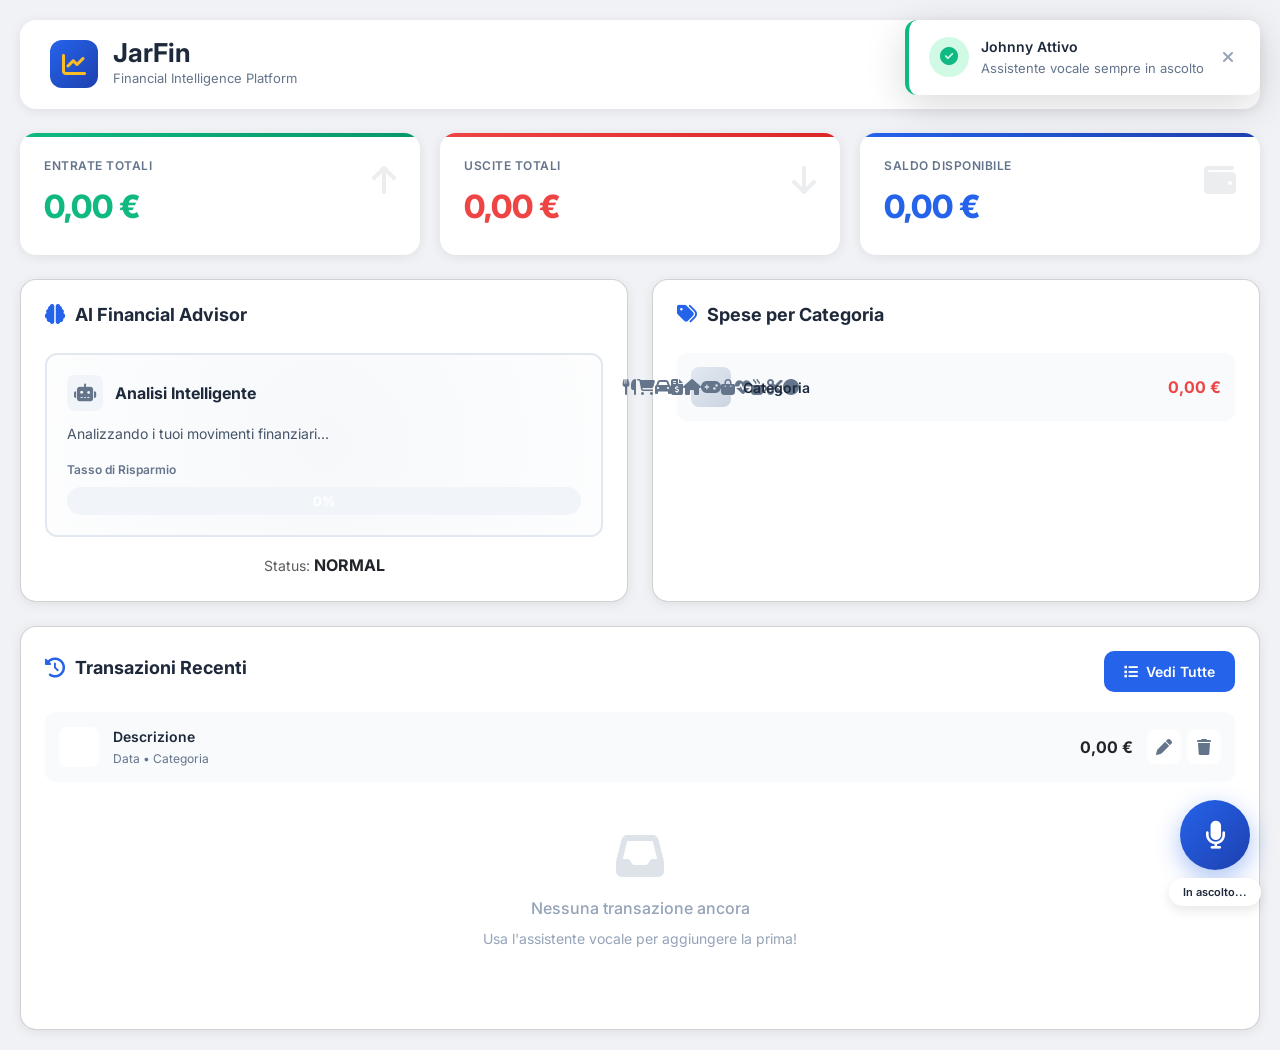
<file: 4_anno/JarFin/Iterazione_3/jarfin-web-ui/src/main/resources/templates/index.html>
<!DOCTYPE html>
<html xmlns:th="http://www.thymeleaf.org">
<head>
    <meta charset="UTF-8">
    <meta name="viewport" content="width=device-width, initial-scale=1.0">
    <title>JarFin - Dashboard Finanziaria</title>
    <link href="https://cdn.jsdelivr.net/npm/bootstrap@5.3.0/dist/css/bootstrap.min.css" rel="stylesheet">
    <link rel="stylesheet" href="https://cdnjs.cloudflare.com/ajax/libs/font-awesome/6.4.2/css/all.min.css">
    <link rel="preconnect" href="https://fonts.googleapis.com">
    <link rel="preconnect" href="https://fonts.gstatic.com" crossorigin>
    <link href="https://fonts.googleapis.com/css2?family=Inter:wght@300;400;500;600;700;800&display=swap" rel="stylesheet">
    <style>
        * {
            margin: 0;
            padding: 0;
            box-sizing: border-box;
        }

        

        body {
            font-family: 'Inter', -apple-system, BlinkMacSystemFont, sans-serif;
            background: #f0f2f5;
            min-height: 100vh;
            padding: 20px;
            color: #1e293b;
        }

        .dashboard-container {
            max-width: 1400px;
            margin: 0 auto;
        }

        .toast-container-custom {
            position: fixed;
            top: 20px;
            right: 20px;
            z-index: 9999;
            display: flex;
            flex-direction: column;
            gap: 12px;
        }

        .toast-custom {
            background: white;
            border-radius: 12px;
            padding: 16px 20px;
            box-shadow: 0 10px 40px rgba(0,0,0,0.15);
            display: flex;
            align-items: center;
            gap: 12px;
            min-width: 320px;
            animation: slideInRight 0.3s ease-out;
            border-left: 4px solid;
        }

        .toast-custom.success {
            border-left-color: #10b981;
        }

        .toast-custom.error {
            border-left-color: #ef4444;
        }

        .toast-custom.info {
            border-left-color: #2563eb;
        }

        .toast-icon {
            width: 40px;
            height: 40px;
            border-radius: 50%;
            display: flex;
            align-items: center;
            justify-content: center;
            font-size: 18px;
            flex-shrink: 0;
        }

        .toast-custom.success .toast-icon {
            background: #d1fae5;
            color: #10b981;
        }

        .toast-custom.error .toast-icon {
            background: #fee2e2;
            color: #ef4444;
        }

        .toast-custom.info .toast-icon {
            background: #dbeafe;
            color: #2563eb;
        }

        .toast-content {
            flex: 1;
        }

        .toast-title {
            font-weight: 600;
            font-size: 14px;
            color: #1e293b;
            margin-bottom: 2px;
        }

        .toast-message {
            font-size: 13px;
            color: #64748b;
        }

        .toast-close {
            width: 24px;
            height: 24px;
            border-radius: 50%;
            background: transparent;
            border: none;
            color: #94a3b8;
            cursor: pointer;
            display: flex;
            align-items: center;
            justify-content: center;
            transition: all 0.2s;
        }

        .toast-close:hover {
            background: #f1f5f9;
            color: #64748b;
        }

        @keyframes slideInRight {
            from {
                opacity: 0;
                transform: translateX(100px);
            }
            to {
                opacity: 1;
                transform: translateX(0);
            }
        }

        @keyframes slideOutRight {
            to {
                opacity: 0;
                transform: translateX(100px);
            }
        }

        .voice-overlay {
            position: fixed;
            top: 0;
            left: 0;
            width: 100%;
            height: 100%;
            background: rgba(0, 0, 0, 0.92);
            backdrop-filter: blur(12px);
            z-index: 9000;
            display: none;
            align-items: center;
            justify-content: center;
            flex-direction: column;
        }

        .voice-overlay.active {
            display: flex;
            animation: fadeIn 0.3s ease-out;
        }

        @keyframes fadeIn {
            from {
                opacity: 0;
            }
            to {
                opacity: 1;
            }
        }

        .audio-waves {
            display: flex;
            align-items: center;
            justify-content: center;
            gap: 4px;
            height: 140px;
            margin-bottom: 50px;
        }

        .wave-line {
            width: 5px;
            background: linear-gradient(to top, #2563eb, #60a5fa);
            border-radius: 4px;
            transition: height 0.1s ease-out;
            box-shadow: 0 0 10px rgba(37, 99, 235, 0.5);
        }

        .wave-line:nth-child(1) { height: 25px; }
        .wave-line:nth-child(2) { height: 40px; }
        .wave-line:nth-child(3) { height: 60px; }
        .wave-line:nth-child(4) { height: 80px; }
        .wave-line:nth-child(5) { height: 100px; }
        .wave-line:nth-child(6) { height: 115px; }
        .wave-line:nth-child(7) { height: 125px; }
        .wave-line:nth-child(8) { height: 115px; }
        .wave-line:nth-child(9) { height: 100px; }
        .wave-line:nth-child(10) { height: 80px; }
        .wave-line:nth-child(11) { height: 60px; }
        .wave-line:nth-child(12) { height: 40px; }
        .wave-line:nth-child(13) { height: 25px; }

        .audio-waves.listening .wave-line {
            animation: waveAnimation 1s ease-in-out infinite;
        }

        .audio-waves.listening .wave-line:nth-child(1) { animation-delay: 0s; }
        .audio-waves.listening .wave-line:nth-child(2) { animation-delay: 0.08s; }
        .audio-waves.listening .wave-line:nth-child(3) { animation-delay: 0.16s; }
        .audio-waves.listening .wave-line:nth-child(4) { animation-delay: 0.24s; }
        .audio-waves.listening .wave-line:nth-child(5) { animation-delay: 0.32s; }
        .audio-waves.listening .wave-line:nth-child(6) { animation-delay: 0.4s; }
        .audio-waves.listening .wave-line:nth-child(7) { animation-delay: 0.48s; }
        .audio-waves.listening .wave-line:nth-child(8) { animation-delay: 0.4s; }
        .audio-waves.listening .wave-line:nth-child(9) { animation-delay: 0.32s; }
        .audio-waves.listening .wave-line:nth-child(10) { animation-delay: 0.24s; }
        .audio-waves.listening .wave-line:nth-child(11) { animation-delay: 0.16s; }
        .audio-waves.listening .wave-line:nth-child(12) { animation-delay: 0.08s; }
        .audio-waves.listening .wave-line:nth-child(13) { animation-delay: 0s; }

        @keyframes waveAnimation {
            0%, 100% {
                height: 20px;
                opacity: 0.5;
                transform: scaleY(0.8);
            }
            50% {
                height: 130px;
                opacity: 1;
                transform: scaleY(1);
            }
        }

        .voice-overlay-text {
            color: white;
            font-size: 28px;
            font-weight: 600;
            margin-bottom: 20px;
            text-align: center;
        }

        .voice-overlay-transcript {
            color: rgba(255, 255, 255, 0.9);
            font-size: 20px;
            font-weight: 500;
            max-width: 700px;
            text-align: center;
            min-height: 70px;
            display: flex;
            align-items: center;
            justify-content: center;
            padding: 0 20px;
            line-height: 1.5;
        }

        .voice-overlay-hint {
            color: rgba(255, 255, 255, 0.6);
            font-size: 14px;
            margin-top: 30px;
            text-align: center;
        }

        .voice-overlay-close {
            position: absolute;
            top: 30px;
            right: 30px;
            width: 50px;
            height: 50px;
            border-radius: 50%;
            background: rgba(255, 255, 255, 0.1);
            border: 2px solid rgba(255, 255, 255, 0.3);
            color: white;
            font-size: 22px;
            cursor: pointer;
            display: flex;
            align-items: center;
            justify-content: center;
            transition: all 0.2s;
        }

        .voice-overlay-close:hover {
            background: rgba(255, 255, 255, 0.2);
            transform: scale(1.1);
        }

        .dashboard-header {
            background: white;
            border-radius: 16px;
            padding: 20px 30px;
            box-shadow: 0 2px 12px rgba(0,0,0,0.08);
            margin-bottom: 24px;
            display: flex;
            justify-content: space-between;
            align-items: center;
        }

        .logo-section {
            display: flex;
            align-items: center;
            gap: 15px;
        }

        .logo-icon {
            width: 48px;
            height: 48px;
            background: linear-gradient(135deg, #2563eb, #1e40af);
            border-radius: 12px;
            display: flex;
            align-items: center;
            justify-content: center;
            color: #fbbf24;
            font-size: 24px;
            font-weight: 700;
        }

        .logo-text h1 {
            font-size: 26px;
            font-weight: 700;
            color: #1e293b;
            margin: 0;
            line-height: 1;
        }

        .logo-text p {
            font-size: 13px;
            color: #64748b;
            margin: 3px 0 0 0;
        }

        .header-actions {
            display: flex;
            gap: 10px;
        }

        .btn-icon {
            width: 44px;
            height: 44px;
            border-radius: 10px;
            border: 2px solid #e2e8f0;
            background: white;
            display: flex;
            align-items: center;
            justify-content: center;
            cursor: pointer;
            transition: all 0.2s;
            color: #64748b;
            text-decoration: none;
            font-size: 18px;
        }
        
        .btn-icon i {
            font-size: 18px;
            line-height: 1;
        }

        .btn-icon:hover {
            background: #f8fafc;
            border-color: #2563eb;
            color: #2563eb;
            transform: translateY(-2px);
        }

        .balance-cards {
            display: grid;
            grid-template-columns: repeat(auto-fit, minmax(280px, 1fr));
            gap: 20px;
            margin-bottom: 24px;
        }

        .balance-card {
            background: white;
            border-radius: 16px;
            padding: 24px;
            box-shadow: 0 2px 12px rgba(0,0,0,0.08);
            position: relative;
            overflow: hidden;
            transition: transform 0.2s;
        }

        .balance-card:hover {
            transform: translateY(-4px);
            box-shadow: 0 4px 20px rgba(0,0,0,0.12);
        }

        .balance-card::before {
            content: '';
            position: absolute;
            top: 0;
            left: 0;
            width: 100%;
            height: 4px;
        }

        .balance-card.income::before {
            background: linear-gradient(90deg, #10b981, #059669);
        }

        .balance-card.expense::before {
            background: linear-gradient(90deg, #ef4444, #dc2626);
        }

        .balance-card.total::before {
            background: linear-gradient(90deg, #2563eb, #1e40af);
        }

        .balance-label {
            font-size: 12px;
            font-weight: 600;
            text-transform: uppercase;
            letter-spacing: 0.5px;
            color: #64748b;
            margin-bottom: 8px;
        }

        .balance-amount {
            font-size: 32px;
            font-weight: 800;
            margin-bottom: 0;
        }

        .balance-card.income .balance-amount {
            color: #10b981;
        }

        .balance-card.expense .balance-amount {
            color: #ef4444;
        }

        .balance-card.total .balance-amount {
            color: #2563eb;
        }

        .balance-icon {
            position: absolute;
            right: 24px;
            top: 24px;
            font-size: 32px;
            opacity: 0.08;
        }

        .content-grid {
            display: grid;
            grid-template-columns: 1fr 1fr;
            gap: 24px;
            margin-bottom: 24px;
        }

        .card {
            background: white;
            border-radius: 16px;
            padding: 24px;
            box-shadow: 0 2px 12px rgba(0,0,0,0.08);
        }

        .card-header-custom {
            display: flex;
            justify-content: space-between;
            align-items: center;
            margin-bottom: 20px;
        }

        .card-title {
            font-size: 18px;
            font-weight: 700;
            color: #1e293b;
            display: flex;
            align-items: center;
            gap: 10px;
        }

        .card-title i {
            color: #2563eb;
            font-size: 20px;
        }

        .ai-advice-box {
            background: white;
            border: 2px solid #e2e8f0;
            border-radius: 12px;
            padding: 20px;
            position: relative;
            overflow: hidden;
        }

        .ai-advice-box::before {
            content: '';
            position: absolute;
            top: -50%;
            right: -50%;
            width: 200%;
            height: 200%;
            background: radial-gradient(circle, rgba(226, 232, 240, 0.3) 0%, transparent 70%);
            pointer-events: none;
        }

        .ai-advice-header {
            display: flex;
            align-items: center;
            gap: 12px;
            margin-bottom: 12px;
            position: relative;
        }

        .ai-icon {
            width: 36px;
            height: 36px;
            background: #f1f5f9;
            border-radius: 8px;
            display: flex;
            align-items: center;
            justify-content: center;
            font-size: 18px;
            color: #64748b;
        }

        .ai-advice-header strong {
            color: #1e293b;
        }

        .ai-advice-text {
            font-size: 14px;
            line-height: 1.6;
            position: relative;
            color: #475569;
        }

        .savings-section {
            margin-top: 16px;
            position: relative;
        }

        .savings-label {
            font-size: 12px;
            font-weight: 600;
            margin-bottom: 8px;
            color: #64748b;
        }

        .savings-bar {
            background: #f1f5f9;
            border-radius: 50px;
            height: 28px;
            overflow: hidden;
            position: relative;
        }

        .savings-fill {
            height: 100%;
            border-radius: 50px;
            display: flex;
            align-items: center;
            justify-content: center;
            font-weight: 700;
            font-size: 13px;
            transition: width 0.5s;
            color: white;
        }

        .category-list {
            display: flex;
            flex-direction: column;
            gap: 12px;
        }

        .category-item {
            display: flex;
            align-items: center;
            justify-content: space-between;
            padding: 14px;
            background: #f8fafc;
            border-radius: 10px;
            transition: all 0.2s;
        }

        .category-item:hover {
            background: #e2e8f0;
            transform: translateX(4px);
        }

        .category-info {
            display: flex;
            align-items: center;
            gap: 12px;
        }

        .category-icon-box {
            width: 40px;
            height: 40px;
            border-radius: 8px;
            display: flex;
            align-items: center;
            justify-content: center;
            font-size: 16px;
            
            background: linear-gradient(135deg, #e2e8f0, #cbd5e1);
            color: #64748b;
        }

        .category-name {
            font-weight: 600;
            color: #1e293b;
            font-size: 14px;
        }

        .category-amount {
            font-size: 16px;
            font-weight: 700;
            color: #ef4444;
        }

        .transactions-section {
            grid-column: 1 / -1;
        }

        .transactions-list {
            display: flex;
            flex-direction: column;
            gap: 10px;
            max-height: 420px;
            overflow-y: auto;
        }

        .transaction-item {
            display: grid;
            grid-template-columns: auto 1fr auto auto;
            gap: 14px;
            align-items: center;
            padding: 14px;
            background: #f8fafc;
            border-radius: 10px;
            transition: all 0.2s;
        }

        .transaction-item:hover {
            background: #e2e8f0;
            transform: translateX(4px);
        }

        .transaction-icon {
            width: 40px;
            height: 40px;
            border-radius: 8px;
            display: flex;
            align-items: center;
            justify-content: center;
            font-size: 16px;
            background: white;
        }

        .transaction-icon.income {
            color: #10b981;
        }

        .transaction-icon.expense {
            color: #ef4444;
        }

        .transaction-details {
            display: flex;
            flex-direction: column;
        }

        .transaction-desc {
            font-weight: 600;
            color: #1e293b;
            margin-bottom: 3px;
            font-size: 14px;
        }

        .transaction-meta {
            font-size: 12px;
            color: #64748b;
        }

        .transaction-amount {
            font-size: 16px;
            font-weight: 700;
        }

        .transaction-amount.income {
            color: #10b981;
        }

        .transaction-amount.expense {
            color: #ef4444;
        }

        .transaction-actions {
            display: flex;
            gap: 6px;
        }

        .action-btn {
            width: 34px;
            height: 34px;
            border-radius: 8px;
            border: none;
            background: white;
            display: flex;
            align-items: center;
            justify-content: center;
            cursor: pointer;
            transition: all 0.2s;
            color: #64748b;
        }

        .action-btn:hover {
            transform: scale(1.08);
        }

        .action-btn.edit:hover {
            background: #2563eb;
            color: white;
        }

        .action-btn.delete:hover {
            background: #ef4444;
            color: white;
        }

        .voice-assistant {
            position: fixed;
            bottom: 30px;
            right: 30px;
            z-index: 1000;
        }

        .voice-button {
            width: 70px;
            height: 70px;
            border-radius: 50%;
            background: linear-gradient(135deg, #2563eb, #1e40af);
            border: none;
            box-shadow: 0 8px 24px rgba(37, 99, 235, 0.4);
            color: white;
            font-size: 28px;
            cursor: default;
            transition: all 0.2s;
            position: relative;
            pointer-events: none;
        }

        .voice-button.listening {
            background: linear-gradient(135deg, #10b981, #059669);
            animation: pulse-ring 1.5s infinite;
        }

        @keyframes pulse-ring {
            0% {
                box-shadow: 0 0 0 0 rgba(16, 185, 129, 0.7);
            }
            70% {
                box-shadow: 0 0 0 20px rgba(16, 185, 129, 0);
            }
            100% {
                box-shadow: 0 0 0 0 rgba(16, 185, 129, 0);
            }
        }

        .voice-status {
            position: absolute;
            bottom: -36px;
            left: 50%;
            transform: translateX(-50%);
            background: white;
            padding: 6px 14px;
            border-radius: 20px;
            font-size: 11px;
            font-weight: 600;
            white-space: nowrap;
            box-shadow: 0 4px 12px rgba(0,0,0,0.1);
            color: #1e293b;
        }

        .reports-button {
            background: #2563eb;
            color: white;
            border: none;
            padding: 10px 20px;
            border-radius: 10px;
            font-weight: 600;
            cursor: pointer;
            transition: all 0.2s;
            display: flex;
            align-items: center;
            gap: 8px;
            font-size: 14px;
            text-decoration: none;
        }

        .reports-button:hover {
            transform: translateY(-2px);
            box-shadow: 0 8px 20px rgba(89, 88, 100, 0.3);
            color: white;
        }

        .modal-content {
            border-radius: 16px;
            border: none;
            box-shadow: 0 20px 60px rgba(0,0,0,0.3);
        }

        .modal-header {
            border-bottom: 2px solid #e2e8f0;
            padding: 20px 24px;
            border-radius: 16px 16px 0 0;
        }

        .modal-body {
            padding: 24px;
        }

        .form-control, .form-select {
            border-radius: 10px;
            border: 2px solid #e2e8f0;
            padding: 10px 14px;
            font-size: 14px;
            transition: all 0.2s;
        }

        .form-control:focus, .form-select:focus {
            border-color: #2563eb;
            box-shadow: 0 0 0 4px rgba(37, 99, 235, 0.1);
        }

        .form-label {
            font-weight: 600;
            color: #1e293b;
            margin-bottom: 6px;
            font-size: 13px;
        }

        .btn-custom {
            padding: 10px 20px;
            border-radius: 10px;
            font-weight: 600;
            border: none;
            transition: all 0.2s;
            font-size: 14px;
        }

        .btn-primary-custom {
            background: linear-gradient(135deg, #2563eb, #1e40af);
            color: white;
        }

        .btn-primary-custom:hover {
            transform: translateY(-2px);
            box-shadow: 0 8px 20px rgba(37, 99, 235, 0.3);
        }

        .btn-light-custom {
            background: #f8fafc;
            color: #1e293b;
        }

        .btn-light-custom:hover {
            background: #e2e8f0;
        }

        .modal-header.bg-danger {
            background: linear-gradient(135deg, #ef4444, #dc2626) !important;
        }

        .period-btn {
            width: 100%;
            padding: 15px;
            border: 2px solid #e2e8f0;
            background: white;
            border-radius: 12px;
            font-weight: 600;
            color: #1e293b;
            cursor: pointer;
            transition: all 0.2s;
            display: flex;
            align-items: center;
            gap: 12px;
            font-size: 15px;
        }

        .period-btn:hover {
            background: #f8fafc;
            border-color: #2563eb;
            color: #2563eb;
            transform: translateX(4px);
        }

        .period-btn i {
            font-size: 18px;
        }

        .date-range-inputs {
            display: none;
            margin-top: 15px;
            padding: 20px;
            background: #f8fafc;
            border-radius: 12px;
        }

        .date-range-inputs.active {
            display: block;
        }

        ::-webkit-scrollbar {
            width: 8px;
        }

        ::-webkit-scrollbar-track {
            background: #f8fafc;
            border-radius: 10px;
        }

        ::-webkit-scrollbar-thumb {
            background: #cbd5e1;
            border-radius: 10px;
        }

        ::-webkit-scrollbar-thumb:hover {
            background: #94a3b8;
        }

        @media (max-width: 1024px) {
            .content-grid {
                grid-template-columns: 1fr;
            }
        }

        @media (max-width: 768px) {
            body {
                padding: 12px;
            }
            
            .dashboard-header {
                flex-direction: column;
                gap: 16px;
            }

            .balance-cards {
                grid-template-columns: 1fr;
            }

            .voice-assistant {
                bottom: 20px;
                right: 20px;
            }

            .voice-button {
                width: 60px;
                height: 60px;
                font-size: 24px;
            }

            .toast-container-custom {
                left: 12px;
                right: 12px;
            }

            .toast-custom {
                min-width: auto;
            }

            .voice-overlay-text {
                font-size: 22px;
            }

            .voice-overlay-transcript {
                font-size: 18px;
                max-width: 90%;
            }

            .audio-waves {
                height: 100px;
            }

            .wave-line {
                width: 4px;
            }
        }

        #alertLevel.text-success {
            color: #10b981 !important;
        }

        #alertLevel.text-warning {
            color: #f59e0b !important;
        }

        #alertLevel.text-danger {
            color: #ef4444 !important;
        }

        #alertLevel.text-secondary {
            color: #6b7280 !important;
        }
    </style>
</head>
<body>
    
    <div class="toast-container-custom" id="toastContainer"></div>

    <div class="voice-overlay" id="voiceOverlay">
        <button class="voice-overlay-close" onclick="closeOverlay()">
            <i class="fa-solid fa-xmark"></i>
        </button>
        
        <div class="voice-overlay-text" id="overlayTitle">Ti ascolto...</div>
        
        <div class="audio-waves listening" id="audioWaves">
            <div class="wave-line"></div>
            <div class="wave-line"></div>
            <div class="wave-line"></div>
            <div class="wave-line"></div>
            <div class="wave-line"></div>
            <div class="wave-line"></div>
            <div class="wave-line"></div>
            <div class="wave-line"></div>
            <div class="wave-line"></div>
            <div class="wave-line"></div>
            <div class="wave-line"></div>
            <div class="wave-line"></div>
            <div class="wave-line"></div>
        </div>
        
        <div class="voice-overlay-transcript" id="overlayTranscript" style="display: none;">
            Sto ascoltando...
        </div>
        
        <div class="voice-overlay-hint">
            Dì "stop", "basta" o "grazie" per terminare
        </div>
    </div>

    <div class="dashboard-container">
        
        <div class="dashboard-header">
            <div class="logo-section">
                <div class="logo-icon">
                    <i class="fa-solid fa-chart-line"></i>
                </div>
                <div class="logo-text">
                    <h1>JarFin</h1>
                    <p>Financial Intelligence Platform</p>
                </div>
            </div>
            <div class="header-actions">
                <button class="btn-icon" onclick="showReportsModal()" title="Report Mensili">
                    <i class="fa-solid fa-chart-line"></i>
                </button>
            </div>
        </div>

        <div class="balance-cards">
            <div class="balance-card income">
                <div class="balance-label">Entrate Totali</div>
                <div class="balance-amount" id="totalIncome" th:text="${#numbers.formatDecimal(report.totalIncome, 1, 'POINT', 2, 'COMMA')} + ' €'">0,00 €</div>
                <div class="balance-icon">
                    <i class="fa-solid fa-arrow-up"></i>
                </div>
            </div>
            <div class="balance-card expense">
                <div class="balance-label">Uscite Totali</div>
                <div class="balance-amount" id="totalExpense" th:text="${#numbers.formatDecimal(report.totalExpense, 1, 'POINT', 2, 'COMMA')} + ' €'">0,00 €</div>
                <div class="balance-icon">
                    <i class="fa-solid fa-arrow-down"></i>
                </div>
            </div>
            <div class="balance-card total">
                <div class="balance-label">Saldo Disponibile</div>
                <div class="balance-amount" id="balance" th:text="${#numbers.formatDecimal(report.balance, 1, 'POINT', 2, 'COMMA')} + ' €'">0,00 €</div>
                <div class="balance-icon">
                    <i class="fa-solid fa-wallet"></i>
                </div>
            </div>
        </div>

        <div class="content-grid">
            
            <div class="card">
                <div class="card-header-custom">
                    <h3 class="card-title">
                        <i class="fa-solid fa-brain"></i>
                        AI Financial Advisor
                    </h3>
                </div>
                <div class="ai-advice-box">
                    <div class="ai-advice-header">
                        <div class="ai-icon">
                            <i class="fa-solid fa-robot"></i>
                        </div>
                        <div>
                            <strong>Analisi Intelligente</strong>
                        </div>
                    </div>
                    <p class="ai-advice-text" id="adviceText" th:text="${report.financialAdvice}">
                        Analizzando i tuoi movimenti finanziari...
                    </p>
                    <div class="savings-section">
                        <div class="savings-label">Tasso di Risparmio</div>
                        <div class="savings-bar">
                            <div class="savings-fill" id="savingsBar" 
                                 th:classappend="${report.savingsRate < 0} ? 'bg-danger' : (${report.savingsRate < 20} ? 'bg-warning' : 'bg-success')"
                                 th:style="'width: ' + ${report.savingsRate < 0 ? 100 : report.savingsRate} + '%'"
                                 th:text="${#numbers.formatDecimal(report.savingsRate, 1, 'POINT', 1, 'COMMA')} + '%'">
                                0%
                            </div>
                        </div>
                    </div>
                </div>
                <div class="mt-3 text-center">
                    <small class="text-muted">Status: </small><strong id="alertLevel" 
                        class="fw-bold"
                        th:text="${report.alertLevel}"
                        th:classappend="${report.alertLevel == 'GREEN'} ? 'text-success' : (${report.alertLevel == 'YELLOW'} ? 'text-warning' : (${report.alertLevel == 'RED'} ? 'text-danger' : 'text-secondary'))">NORMAL</strong>
                </div>
            </div>

            <div class="card">
                <div class="card-header-custom">
                    <h3 class="card-title">
                        <i class="fa-solid fa-tags"></i>
                        Spese per Categoria
                    </h3>
                </div>
                <div class="category-list" id="categoryTimeline">
                    <div th:each="entry : ${report.expenseByCategory}" class="category-item">
                        <div class="category-info">
                            <div class="category-icon-box" 
                                 th:classappend="${entry.key == 'Ristorante' ? 'cat-restaurant' : 
                                                   entry.key == 'Supermercato' ? 'cat-supermarket' : 
                                                   entry.key == 'Trasporti' ? 'cat-transport' : 
                                                   entry.key == 'Bollette' ? 'cat-bills' : 
                                                   entry.key == 'Casa' ? 'cat-home' : 
                                                   entry.key == 'Svago' ? 'cat-entertainment' : 
                                                   entry.key == 'Shopping' ? 'cat-shopping' : 
                                                   entry.key == 'Salute' or entry.key == 'Salute/Sport' ? 'cat-health' : 
                                                   entry.key == 'Bar/Colazione' ? 'cat-coffee' : 
                                                   entry.key == 'Cura Personale' ? 'cat-personal-care' : 
                                                   'cat-other'}">
                                
                                <i th:if="${entry.key == 'Ristorante'}" class="fa-solid fa-utensils"></i>
                                
                                <i th:if="${entry.key == 'Supermercato'}" class="fa-solid fa-cart-shopping"></i>
                                
                                <i th:if="${entry.key == 'Trasporti'}" class="fa-solid fa-car"></i>
                                
                                <i th:if="${entry.key == 'Bollette'}" class="fa-solid fa-file-invoice-dollar"></i>
                                
                                <i th:if="${entry.key == 'Casa'}" class="fa-solid fa-house"></i>
                                
                                <i th:if="${entry.key == 'Svago'}" class="fa-solid fa-gamepad"></i>
                                
                                <i th:if="${entry.key == 'Shopping'}" class="fa-solid fa-bag-shopping"></i>
                                
                                <i th:if="${entry.key == 'Salute' or entry.key == 'Salute/Sport'}" class="fa-solid fa-heart-pulse"></i>
                                
                                <i th:if="${entry.key == 'Bar/Colazione'}" class="fa-solid fa-mug-hot"></i>
                                
                                <i th:if="${entry.key == 'Cura Personale'}" class="fa-solid fa-scissors"></i>
                                
                                <i th:if="${entry.key != 'Ristorante' and entry.key != 'Supermercato' and entry.key != 'Trasporti' and 
                                           entry.key != 'Bollette' and entry.key != 'Casa' and entry.key != 'Svago' and 
                                           entry.key != 'Shopping' and entry.key != 'Salute' and entry.key != 'Salute/Sport' and 
                                           entry.key != 'Bar/Colazione' and entry.key != 'Cura Personale'}" 
                                   class="fa-solid fa-circle"></i>
                            </div>
                            <span class="category-name" th:text="${entry.key}">Categoria</span>
                        </div>
                        <span class="category-amount" th:text="${#numbers.formatDecimal(entry.value, 1, 'POINT', 2, 'COMMA')} + ' €'">0,00 €</span>
                    </div>
                </div>
            </div>
        </div>

        <div class="card transactions-section">
            <div class="card-header-custom">
                <h3 class="card-title">
                    <i class="fa-solid fa-clock-rotate-left"></i>
                    Transazioni Recenti
                </h3>
                <a href="/transactions" class="reports-button">
                    <i class="fa-solid fa-list"></i>
                    Vedi Tutte
                </a>
            </div>
            <div class="transactions-list">
                
                <div th:each="t, iterStat : ${transactions}" th:if="${iterStat.index < 5}" class="transaction-item">
                    <div class="transaction-icon" th:classappend="${t.type == 'INCOME'} ? 'income' : 'expense'">
                        <i th:class="${t.type == 'INCOME'} ? 'fa-solid fa-arrow-up' : 'fa-solid fa-arrow-down'"></i>
                    </div>
                    <div class="transaction-details">
                        <div class="transaction-desc" th:text="${t.description}">Descrizione</div>
                        <div class="transaction-meta">
                            <span th:text="${t.date}">Data</span> • 
                            <span th:text="${t.category}">Categoria</span>
                        </div>
                    </div>
                    <div class="transaction-amount" th:classappend="${t.type == 'INCOME'} ? 'income' : 'expense'">
                        <span th:text="${t.type == 'INCOME' ? '+' : '-'}"></span>
                        <span th:text="${#numbers.formatDecimal(t.amount, 1, 'POINT', 2, 'COMMA')}">0,00</span> €
                    </div>
                    <div class="transaction-actions">
                        <button class="action-btn edit" 
                                th:onclick="openEditModal([[${t.id}]], [[${t.amount}]], [[${t.description}]], [[${t.category}]], [[${t.date}]], [[${t.type}]])"
                                title="Modifica">
                            <i class="fa-solid fa-pen"></i>
                        </button>
                        <button class="action-btn delete" 
                                th:onclick="openDeleteModal([[${t.id}]])"
                                title="Elimina">
                            <i class="fa-solid fa-trash"></i>
                        </button>
                    </div>
                </div>

                <div th:if="${transactions == null or transactions.isEmpty()}" style="text-align: center; padding: 40px 20px; color: #94a3b8;">
                    <i class="fa-solid fa-inbox" style="font-size: 48px; margin-bottom: 16px; opacity: 0.3;"></i>
                    <p style="font-size: 16px; font-weight: 500; margin: 0;">Nessuna transazione ancora</p>
                    <p style="font-size: 14px; margin-top: 8px;">Usa l'assistente vocale per aggiungere la prima!</p>
                </div>
            </div>
        </div>
    </div>

    <div class="voice-assistant">
        <button class="voice-button" id="voiceButton">
            <i class="fa-solid fa-microphone"></i>
        </button>
        <div class="voice-status" id="voiceStatus">In ascolto...</div>
    </div>

    <div class="modal fade" id="editModal" tabindex="-1">
        <div class="modal-dialog modal-dialog-centered">
            <div class="modal-content">
                <form action="/update" method="post">
                    <div class="modal-header">
                        <h5 class="modal-title"><i class="fa-solid fa-pen me-2"></i>Modifica Transazione</h5>
                        <button type="button" class="btn-close" data-bs-dismiss="modal"></button>
                    </div>
                    <div class="modal-body">
                        <input type="hidden" id="modalId" name="id">
                        <div class="mb-3">
                            <label class="form-label">Descrizione</label>
                            <input type="text" class="form-control" id="modalDesc" name="description" required>
                        </div>
                        <div class="mb-3">
                            <label class="form-label">Importo (€)</label>
                            <input type="number" step="0.01" class="form-control" id="modalAmount" name="amount" required>
                        </div>
                        <div class="mb-3">
                            <label class="form-label">Data</label>
                            <input type="date" class="form-control" id="modalDate" name="date" required>
                        </div>
                        <div class="mb-3">
                            <label class="form-label">Categoria</label>
                            <select class="form-select" id="modalCategory" name="category">
                                <option value="Ristorante">Ristorante</option>
                                <option value="Supermercato">Supermercato</option>
                                <option value="Trasporti">Trasporti</option>
                                <option value="Casa">Casa</option>
                                <option value="Svago">Svago</option>
                                <option value="Salute">Salute</option>
                                <option value="Stipendio">Stipendio</option>
                                <option value="Bonifico">Bonifico</option>
                                <option value="Bollette">Bollette</option>
                                <option value="Altro">Altro</option>
                            </select>
                        </div>
                        <div class="mb-3">
                            <label class="form-label">Tipo</label>
                            <select class="form-select" id="modalType" name="type">
                                <option value="EXPENSE">Uscita</option>
                                <option value="INCOME">Entrata</option>
                            </select>
                        </div>
                    </div>
                    <div class="modal-footer">
                        <button type="button" class="btn btn-light-custom btn-custom" data-bs-dismiss="modal">Annulla</button>
                        <button type="submit" class="btn btn-primary-custom btn-custom">
                            <i class="fa-solid fa-floppy-disk me-2"></i>Salva
                        </button>
                    </div>
                </form>
            </div>
        </div>
    </div>

    <div class="modal fade" id="deleteModal" tabindex="-1">
        <div class="modal-dialog modal-dialog-centered">
            <div class="modal-content">
                <div class="modal-header bg-danger text-white">
                    <h5 class="modal-title"><i class="fa-solid fa-triangle-exclamation me-2"></i>Conferma Eliminazione</h5>
                    <button type="button" class="btn-close btn-close-white" data-bs-dismiss="modal"></button>
                </div>
                <div class="modal-body">
                    <p>Sei sicuro di voler eliminare questa transazione?</p>
                    <p class="small text-muted">Questa operazione non può essere annullata.</p>
                </div>
                <div class="modal-footer">
                    <button type="button" class="btn btn-light-custom btn-custom" data-bs-dismiss="modal">Annulla</button>
                    <a href="#" id="confirmDeleteBtn" class="btn btn-danger btn-custom">
                        <i class="fa-solid fa-trash me-2"></i>Elimina
                    </a>
                </div>
            </div>
        </div>
    </div>

    <div class="modal fade" id="reportsModal" tabindex="-1">
        <div class="modal-dialog modal-lg modal-dialog-centered">
            <div class="modal-content">
                <div class="modal-header">
                    <h5 class="modal-title"><i class="fa-solid fa-file-chart-line me-2"></i>Report Mensili</h5>
                    <button type="button" class="btn-close" data-bs-dismiss="modal"></button>
                </div>
                <div class="modal-body">
                    <p class="mb-4">Seleziona il periodo per filtrare le transazioni:</p>
                    <div class="d-grid gap-3">
                        <button class="period-btn" onclick="applyPeriodFilter('current')">
                            <i class="fa-solid fa-calendar-day"></i>
                            Mese Corrente
                        </button>
                        <button class="period-btn" onclick="applyPeriodFilter('last')">
                            <i class="fa-solid fa-calendar-alt"></i>
                            Mese Precedente
                        </button>
                        <button class="period-btn" onclick="toggleCustomRange()">
                            <i class="fa-solid fa-calendar-week"></i>
                            Periodo Personalizzato
                        </button>

                        <div class="date-range-inputs" id="customRangeInputs">
                            <div class="row g-3">
                                <div class="col-md-6">
                                    <label class="form-label">Data Inizio</label>
                                    <input type="date" class="form-control" id="customDateFrom">
                                </div>
                                <div class="col-md-6">
                                    <label class="form-label">Data Fine</label>
                                    <input type="date" class="form-control" id="customDateTo">
                                </div>
                                <div class="col-12">
                                    <button class="btn btn-primary-custom btn-custom w-100" onclick="applyCustomFilter()">
                                        <i class="fa-solid fa-filter me-2"></i>
                                        Applica Filtro
                                    </button>
                                </div>
                            </div>
                        </div>
                    </div>
                </div>
            </div>
        </div>
    </div>

    <script src="https://cdn.jsdelivr.net/npm/bootstrap@5.3.0/dist/js/bootstrap.bundle.min.js"></script>
    <script>
        let recognition;
        let isJarfinActivated = false;
        let silenceTimer;
        let reportsModalInstance;
        let cooldownTimer;
        let inCooldown = false;

        const WAKE_WORDS = ["johnny", "jonny", "gionni", "gianni", "joni", "jarfin", "giammi", "gio", "jo", "ehi"];
        const STOP_WORDS = ["stop", "basta", "grazie", "chiudi", "annulla", "niente", "a posto", "silenzio", "dormi"];

        function showToast(title, message, type = 'info') {
            const container = document.getElementById('toastContainer');
            const toast = document.createElement('div');
            toast.className = `toast-custom ${type}`;
            
            const icons = {
                success: 'fa-circle-check',
                error: 'fa-circle-xmark',
                info: 'fa-circle-info'
            };
            
            toast.innerHTML = `
                <div class="toast-icon">
                    <i class="fa-solid ${icons[type] || icons.info}"></i>
                </div>
                <div class="toast-content">
                    <div class="toast-title">${title}</div>
                    <div class="toast-message">${message}</div>
                </div>
                <button class="toast-close" onclick="this.parentElement.remove()">
                    <i class="fa-solid fa-xmark"></i>
                </button>
            `;
            
            container.appendChild(toast);
            
            setTimeout(() => {
                toast.style.animation = 'slideOutRight 0.3s ease-out';
                setTimeout(() => toast.remove(), 300);
            }, 4000);
        }

        function speak(text) {
            return new Promise((resolve) => {

                if (!window.speechSynthesis) {
                    console.warn("SpeechSynthesis non disponibile");
                    resolve();
                    return;
                }

                try {
                    window.speechSynthesis.cancel();
                } catch(e) {
                    console.warn("Errore cancel:", e);
                }

                setTimeout(() => {
                    try {
                        const utter = new SpeechSynthesisUtterance(text);
                        utter.lang = 'it-IT';
                        utter.rate = 1.0;
                        utter.pitch = 1.0;
                        utter.volume = 1.0;
                        
                        utter.onend = () => {
                            console.log("Speech completato:", text);
                            resolve();
                        };
                        utter.onerror = (e) => {

                            if (e.error !== 'not-allowed') {
                                console.error("Errore speech:", e.error);
                            } else {
                                console.warn("Speech non permesso dal browser (richiede interazione utente)");
                            }
                            resolve();
                        };
                        
                        console.log("Avvio speech:", text);
                        window.speechSynthesis.speak(utter);
                    } catch(e) {
                        console.error("Errore critico speech:", e);
                        resolve();
                    }
                }, 100);
            });
        }

        function initRecognition() {
            const SpeechRecognition = window.SpeechRecognition || window.webkitSpeechRecognition;
            
            if (!SpeechRecognition) {
                showToast('Errore', 'Riconoscimento vocale non supportato. Usa Chrome o Edge.', 'error');
                return;
            }
            
            recognition = new SpeechRecognition();
            recognition.continuous = true;
            recognition.interimResults = true;
            recognition.lang = "it-IT";

            recognition.onstart = function() {
                console.log("Riconoscimento vocale avviato in background");
                updateVoiceStatus("In ascolto...");
            };

            recognition.onresult = (event) => {
                let interim = "";
                let final = "";
                
                for (let i = event.resultIndex; i < event.results.length; ++i) {
                    if (event.results[i].isFinal) {
                        final += event.results[i][0].transcript.toLowerCase();
                    } else {
                        interim += event.results[i][0].transcript.toLowerCase();
                    }
                }
                
                const transcript = (final + interim).trim();
                
                if (!isJarfinActivated) {

                    if (WAKE_WORDS.some(word => transcript.includes(word))) {
                        activateJohnny();
                    }
                } else {

                    clearTimeout(silenceTimer);

                    if (final.length > 0) {
                        console.log("Testo finale rilevato:", final);

                        silenceTimer = setTimeout(() => {
                            if (transcript.length > 1) {
                                processVoiceCommand(transcript);
                            }
                        }, 1500);
                    } else if (interim.length > 0) {

                        console.log("Parlando...");
                    } else {

                        console.log("Silenzio - timer 5s");
                        silenceTimer = setTimeout(() => {
                            console.log("Timeout 5s - chiusura");
                            closeOverlay();
                        }, 10000);
                    }
                }
            };
            
            recognition.onend = () => {
                console.log("Riavvio automatico del riconoscimento vocale");
                setTimeout(() => {
                    try { 
                        recognition.start(); 
                    } catch(e) {
                        console.log("Errore nel riavvio:", e);
                    }
                }, 100);
            };
            
            recognition.onerror = (event) => {
                console.error("Errore riconoscimento vocale:", event.error);
                
                if (event.error === 'not-allowed') {
                    showToast('Permesso negato', 'Abilita l\'accesso al microfono nelle impostazioni del browser', 'error');
                    closeOverlay();
                } else if (event.error !== 'no-speech' && event.error !== 'aborted') {
                    setTimeout(() => {
                        try { recognition.start(); } catch(e) {}
                    }, 1000);
                }
            };

            try { 
                recognition.start(); 
                showToast('Johnny Attivo', 'Assistente vocale sempre in ascolto', 'success');
            } catch(e) {
                console.error("Errore avvio:", e);
            }
        }

        async function activateJohnny() {
            if(isJarfinActivated || inCooldown) return;
            
            isJarfinActivated = true;
            document.getElementById('voiceButton').classList.add('listening');
            document.getElementById('voiceOverlay').classList.add('active');
            updateVoiceStatus("Parla ora...");

            console.log("Johnny attivato - rispondo con voce");
            speak("Sì?").then(() => {
                console.log("Risposta vocale completata");
            });

            clearTimeout(silenceTimer);
            silenceTimer = setTimeout(() => {
                console.log("Timeout 5s dopo attivazione - chiusura overlay");
                closeOverlay();
            }, 10000);
        }

        function processVoiceCommand(text) {
            console.log("Comando ricevuto:", text);

            let cleanCmd = text;
            WAKE_WORDS.forEach(word => { 
                cleanCmd = cleanCmd.replace(new RegExp(word, 'gi'), ""); 
            });
            cleanCmd = cleanCmd.trim();
            
            console.log("Comando pulito:", cleanCmd);

            if (STOP_WORDS.some(word => cleanCmd.toLowerCase().includes(word))) {
                console.log("Rilevata stop word");
                speak("Va bene");
                closeOverlay();
                return;
            }

            if (cleanCmd.length < 2) {
                console.log("Comando troppo corto, chiudo senza rispondere");
                closeOverlay();
                return;
            }
            
            console.log("Invio al backend:", cleanCmd);
            sendToBackend(cleanCmd);
        }

        async function sendToBackend(text) {
            try {
                const response = await fetch('/api/voice/process', {
                    method: 'POST',
                    headers: { 'Content-Type': 'application/json' },
                    body: JSON.stringify({ text: text })
                });
                
                if (!response.ok) {
                    const errText = await response.text();
                    throw new Error(errText || "Errore Server");
                }
                
                const data = await response.json();
                
                if(data.status === 'ignored') {
                    closeOverlay();
                    return;
                }

                await speak(data.message || "Fatto!");
                
                const message = `${data.amount || ""}€ • ${data.category || ""}`;
                showToast('Operazione Completata', message, 'success');
                updateDashboard();
                closeOverlay();
            } catch(err) {
                console.error(err);
                await speak("Mi dispiace, c'è stato un errore");
                showToast('Errore', err.message, 'error');
                closeOverlay();
            }
        }

        function updateVoiceStatus(text) {
            document.getElementById('voiceStatus').innerText = text;
        }

        function closeOverlay() {
            isJarfinActivated = false;
            lastTranscript = "";
            clearTimeout(silenceTimer);
            inCooldown = true;
            clearTimeout(cooldownTimer);
            cooldownTimer = setTimeout(() => {
                inCooldown = false;
                console.log("Cooldown terminato - posso riattivare");
            }, 3000);
            document.getElementById('voiceButton').classList.remove('listening');
            document.getElementById('voiceOverlay').classList.remove('active');
            document.getElementById('overlayTranscript').innerText = 'Sto ascoltando...';
            updateVoiceStatus("In ascolto...");

            console.log("Overlay chiuso - cooldown attivo per 3 secondi");
        }

        function updateDashboard() {
            setTimeout(() => location.reload(), 1000);
        }

        function openEditModal(id, amount, description, category, date, type) {
            document.getElementById('modalId').value = id;
            document.getElementById('modalAmount').value = amount;
            document.getElementById('modalDesc').value = description;
            document.getElementById('modalCategory').value = category;
            document.getElementById('modalDate').value = date;
            document.getElementById('modalType').value = type;
            new bootstrap.Modal(document.getElementById('editModal')).show();
        }

        function openDeleteModal(id) {
            document.getElementById('confirmDeleteBtn').href = '/delete/' + id;
            new bootstrap.Modal(document.getElementById('deleteModal')).show();
        }

        function showReportsModal() {
            if (!reportsModalInstance) {
                reportsModalInstance = new bootstrap.Modal(document.getElementById('reportsModal'));
            }
            reportsModalInstance.show();
        }

        function toggleCustomRange() {
            const customInputs = document.getElementById('customRangeInputs');
            customInputs.classList.toggle('active');
        }

        function applyPeriodFilter(period) {
            const now = new Date();
            let dateFrom, dateTo;
            
            if (period === 'current') {

                dateFrom = new Date(now.getFullYear(), now.getMonth(), 1);
                dateTo = new Date(now.getFullYear(), now.getMonth() + 1, 0);
            } else if (period === 'last') {

                dateFrom = new Date(now.getFullYear(), now.getMonth() - 1, 1);
                dateTo = new Date(now.getFullYear(), now.getMonth(), 0);
            }
            
            const dateFromStr = dateFrom.toISOString().split('T')[0];
            const dateToStr = dateTo.toISOString().split('T')[0];

            window.location.href = `/transactions?dateFrom=${dateFromStr}&dateTo=${dateToStr}`;
        }

        function applyCustomFilter() {
            const dateFrom = document.getElementById('customDateFrom').value;
            const dateTo = document.getElementById('customDateTo').value;
            
            if (!dateFrom || !dateTo) {
                showToast('Attenzione', 'Seleziona entrambe le date', 'error');
                return;
            }
            
            if (dateFrom > dateTo) {
                showToast('Attenzione', 'La data di inizio deve essere precedente alla data di fine', 'error');
                return;
            }
            
            window.location.href = `/transactions?dateFrom=${dateFrom}&dateTo=${dateTo}`;
        }

        document.addEventListener('DOMContentLoaded', () => {

            document.body.addEventListener('click', function warmUpSpeech() {
                if (window.speechSynthesis) {
                    const utterance = new SpeechSynthesisUtterance('');
                    utterance.volume = 0;
                    window.speechSynthesis.speak(utterance);
                    console.log("Sintesi vocale inizializzata");
                }

                document.body.removeEventListener('click', warmUpSpeech);
            }, { once: true });
            
            setTimeout(() => {
                initRecognition();
            }, 1000);
        });
    </script>
</body>
</html>
</file>
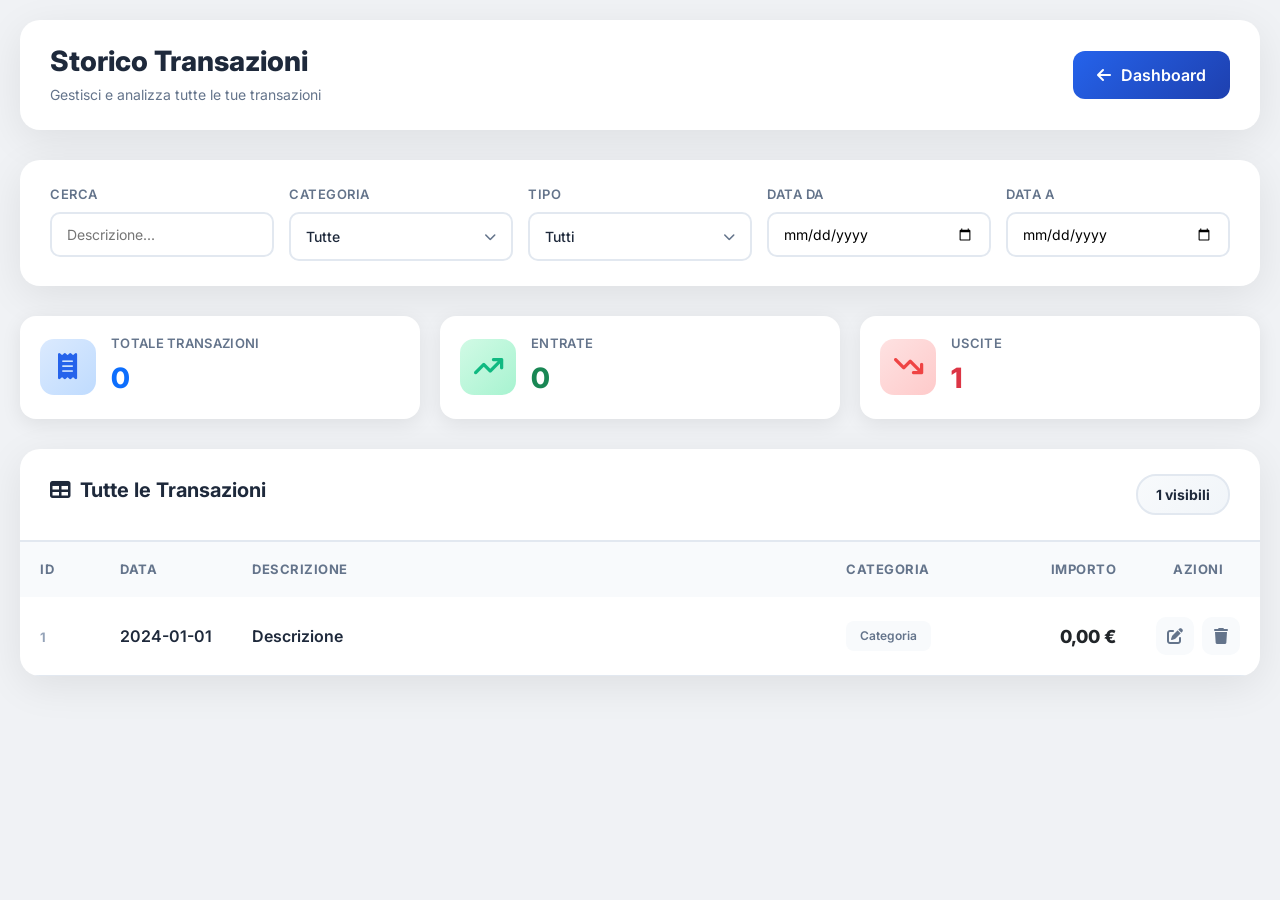
<file: 4_anno/JarFin/Iterazione_3/jarfin-web-ui/src/main/resources/templates/transactions.html>
<!DOCTYPE html>
<html xmlns:th="http://www.thymeleaf.org">

<head>
    <meta charset="UTF-8">
    <meta name="viewport" content="width=device-width, initial-scale=1.0">
    <title>Storico Transazioni - JarFin</title>
    <link href="https://cdn.jsdelivr.net/npm/bootstrap@5.3.0/dist/css/bootstrap.min.css" rel="stylesheet">
    <link rel="stylesheet" href="https://cdnjs.cloudflare.com/ajax/libs/font-awesome/6.4.2/css/all.min.css">
    <link rel="preconnect" href="https://fonts.googleapis.com">
    <link rel="preconnect" href="https://fonts.gstatic.com" crossorigin>
    <link href="https://fonts.googleapis.com/css2?family=Inter:wght@300;400;500;600;700;800&display=swap"
        rel="stylesheet">
    <style>
        :root {
            --primary: #2563eb;
            --primary-dark: #1e40af;
            --success: #10b981;
            --danger: #ef4444;
            --dark: #1e293b;
            --light: #f8fafc;
            --border: #e2e8f0;
            --shadow: rgba(0, 0, 0, 0.08);
        }

        * {
            margin: 0;
            padding: 0;
            box-sizing: border-box;
        }

        body {
            font-family: 'Inter', -apple-system, BlinkMacSystemFont, sans-serif;
            background: #f0f2f5;
            min-height: 100vh;
            padding: 20px;
        }

        .container-custom {
            max-width: 1400px;
            margin: 0 auto;
        }

        .page-header {
            background: white;
            border-radius: 20px;
            padding: 25px 30px;
            box-shadow: 0 10px 40px var(--shadow);
            margin-bottom: 30px;
            display: flex;
            justify-content: space-between;
            align-items: center;
        }

        .back-btn {
            display: flex;
            align-items: center;
            gap: 10px;
            padding: 12px 24px;
            background: linear-gradient(135deg, var(--primary), var(--primary-dark));
            color: white;
            text-decoration: none;
            border-radius: 12px;
            font-weight: 600;
            transition: all 0.3s;
        }

        .back-btn:hover {
            transform: translateY(-2px);
            box-shadow: 0 10px 30px rgba(37, 99, 235, 0.3);
            color: white;
        }

        .header-info h1 {
            font-size: 28px;
            font-weight: 800;
            color: var(--dark);
            margin: 0;
        }

        .header-info p {
            font-size: 14px;
            color: #64748b;
            margin: 5px 0 0 0;
        }

        .active-filter-badge {
            display: inline-flex;
            align-items: center;
            gap: 8px;
            padding: 8px 16px;
            background: linear-gradient(135deg, var(--primary), var(--primary-dark));
            color: white;
            border-radius: 20px;
            font-size: 13px;
            font-weight: 600;
            margin-top: 10px;
            animation: slideInDown 0.3s ease-out;
        }

        @keyframes slideInDown {
            from {
                opacity: 0;
                transform: translateY(-10px);
            }

            to {
                opacity: 1;
                transform: translateY(0);
            }
        }

        .clear-filter-btn {
            background: rgba(255, 255, 255, 0.2);
            border: none;
            border-radius: 50%;
            width: 22px;
            height: 22px;
            display: flex;
            align-items: center;
            justify-content: center;
            cursor: pointer;
            color: white;
            transition: all 0.2s;
        }

        .clear-filter-btn:hover {
            background: rgba(255, 255, 255, 0.4);
            transform: scale(1.1);
        }

        .filters-card {
            background: white;
            border-radius: 20px;
            padding: 25px 30px;
            box-shadow: 0 10px 40px var(--shadow);
            margin-bottom: 30px;
        }

        .filters-grid {
            display: grid;
            grid-template-columns: repeat(auto-fit, minmax(200px, 1fr));
            gap: 15px;
        }

        .filter-group {
            display: flex;
            flex-direction: column;
            gap: 8px;
            position: relative;
        }

        .filter-label {
            font-size: 13px;
            font-weight: 600;
            color: #64748b;
            text-transform: uppercase;
            letter-spacing: 0.5px;
        }

        .filter-input {
            padding: 10px 15px;
            border: 2px solid var(--border);
            border-radius: 10px;
            font-size: 14px;
            transition: all 0.3s;
        }

        .filter-input:focus {
            outline: none;
            border-color: var(--primary);
            box-shadow: 0 0 0 4px rgba(37, 99, 235, 0.1);
        }

        .custom-select {
            position: relative;
        }

        .select-trigger {
            display: flex;
            align-items: center;
            justify-content: space-between;
            padding: 12px 15px;
            border: 2px solid var(--border);
            border-radius: 10px;
            background: white;
            cursor: pointer;
            font-size: 14px;
            font-weight: 500;
            color: var(--dark);
            transition: all 0.3s;
            user-select: none;
        }

        .select-trigger:hover {
            border-color: #cbd5e1;
            background: #fafbfc;
        }

        .select-trigger.active {
            border-color: var(--primary);
            box-shadow: 0 0 0 4px rgba(37, 99, 235, 0.1);
        }

        .select-trigger i {
            color: #64748b;
            font-size: 12px;
            transition: transform 0.3s;
        }

        .select-trigger.active i {
            transform: rotate(180deg);
            color: var(--primary);
        }

        .select-dropdown {
            position: absolute;
            top: calc(100% + 5px);
            left: 0;
            right: 0;
            background: #2d3748;
            border-radius: 10px;
            box-shadow: 0 10px 40px rgba(0, 0, 0, 0.3);
            max-height: 300px;
            overflow-y: auto;
            z-index: 1000;
            opacity: 0;
            visibility: hidden;
            transform: translateY(-10px);
            transition: all 0.3s;
        }

        .select-dropdown.active {
            opacity: 1;
            visibility: visible;
            transform: translateY(0);
        }

        .select-option {
            padding: 12px 15px;
            color: #e2e8f0;
            font-size: 14px;
            cursor: pointer;
            transition: all 0.2s;
        }

        .select-option:hover {
            background: rgba(255, 255, 255, 0.1);
        }

        .select-option.selected {
            background: #4a5568;
            color: white;
            font-weight: 600;
        }

        .select-option:first-child {
            border-radius: 10px 10px 0 0;
        }

        .select-option:last-child {
            border-radius: 0 0 10px 10px;
        }

        .select-dropdown::-webkit-scrollbar {
            width: 6px;
        }

        .select-dropdown::-webkit-scrollbar-track {
            background: #1a202c;
        }

        .select-dropdown::-webkit-scrollbar-thumb {
            background: #4a5568;
            border-radius: 3px;
        }

        .stats-row {
            display: grid;
            grid-template-columns: repeat(auto-fit, minmax(200px, 1fr));
            gap: 20px;
            margin-bottom: 30px;
        }

        .stat-card {
            background: white;
            border-radius: 16px;
            padding: 20px;
            box-shadow: 0 5px 20px var(--shadow);
            display: flex;
            align-items: center;
            gap: 15px;
            transition: transform 0.2s, box-shadow 0.2s;
        }

        .stat-card:hover {
            transform: translateY(-2px);
            box-shadow: 0 8px 30px var(--shadow);
        }

        .stat-icon {
            width: 56px;
            height: 56px;
            border-radius: 14px;
            display: flex;
            align-items: center;
            justify-content: center;
            font-size: 26px;
            flex-shrink: 0;
        }

        .stat-icon.total {
            background: linear-gradient(135deg, #dbeafe, #bfdbfe);
            color: var(--primary);
        }

        .stat-icon.income {
            background: linear-gradient(135deg, #d1fae5, #a7f3d0);
            color: var(--success);
        }

        .stat-icon.expense {
            background: linear-gradient(135deg, #fee2e2, #fecaca);
            color: var(--danger);
        }

        .stat-info h4 {
            font-size: 13px;
            color: #64748b;
            font-weight: 600;
            margin: 0;
            text-transform: uppercase;
            letter-spacing: 0.3px;
        }

        .stat-info p {
            font-size: 28px;
            font-weight: 800;
            margin: 5px 0 0 0;
        }

        .stat-info p.text-primary {
            color: var(--primary);
        }

        .stat-info p.text-success {
            color: var(--success);
        }

        .stat-info p.text-danger {
            color: var(--danger);
        }

        .table-card {
            background: white;
            border-radius: 20px;
            box-shadow: 0 10px 40px var(--shadow);
            overflow: hidden;
        }

        .table-header {
            padding: 25px 30px;
            border-bottom: 2px solid var(--border);
            display: flex;
            justify-content: space-between;
            align-items: center;
        }

        .table-title {
            font-size: 20px;
            font-weight: 700;
            color: var(--dark);
            display: flex;
            align-items: center;
            gap: 10px;
        }

        .table-badge {
            padding: 8px 18px;
            background: linear-gradient(135deg, #f8fafc, #f1f5f9);
            border: 2px solid var(--border);
            border-radius: 20px;
            font-size: 14px;
            font-weight: 700;
            color: var(--dark);
        }

        .table-responsive {
            overflow-x: auto;
        }

        .custom-table {
            width: 100%;
            margin: 0;
        }

        .custom-table thead th {
            background: var(--light);
            padding: 18px 20px;
            font-size: 13px;
            font-weight: 700;
            text-transform: uppercase;
            color: #64748b;
            border: none;
            letter-spacing: 0.5px;
        }

        .custom-table tbody tr {
            border-bottom: 1px solid var(--border);
            transition: all 0.3s;
        }

        .custom-table tbody tr:hover {
            background: #f8fafc;
            transform: translateX(2px);
        }

        .custom-table tbody td {
            padding: 20px;
            vertical-align: middle;
        }

        .transaction-id {
            font-weight: 700;
            color: #94a3b8;
            font-size: 13px;
        }

        .transaction-date {
            font-weight: 600;
            color: var(--dark);
            white-space: nowrap;
        }

        .transaction-desc {
            font-weight: 600;
            color: var(--dark);
        }

        .category-badge {
            padding: 6px 14px;
            background: var(--light);
            border-radius: 8px;
            font-size: 12px;
            font-weight: 600;
            color: #64748b;
            display: inline-block;
        }

        .amount-cell {
            font-size: 18px;
            font-weight: 800;
            white-space: nowrap;
        }

        .amount-cell.income {
            color: var(--success);
        }

        .amount-cell.expense {
            color: var(--danger);
        }

        .action-buttons {
            display: flex;
            gap: 8px;
        }

        .action-btn {
            width: 38px;
            height: 38px;
            border-radius: 10px;
            border: none;
            background: var(--light);
            display: flex;
            align-items: center;
            justify-content: center;
            cursor: pointer;
            transition: all 0.3s;
            color: #64748b;
        }

        .action-btn:hover {
            transform: scale(1.1);
        }

        .action-btn.edit:hover {
            background: var(--primary);
            color: white;
        }

        .action-btn.delete:hover {
            background: var(--danger);
            color: white;
        }

        .modal-content {
            border-radius: 20px;
            border: none;
            box-shadow: 0 20px 60px rgba(0, 0, 0, 0.3);
        }

        .modal-header {
            border-bottom: 2px solid var(--border);
            padding: 25px 30px;
            border-radius: 20px 20px 0 0;
        }

        .modal-body {
            padding: 30px;
        }

        .form-control,
        .form-select {
            border-radius: 12px;
            border: 2px solid var(--border);
            padding: 12px 16px;
            font-size: 15px;
            transition: all 0.3s;
        }

        .form-control:focus,
        .form-select:focus {
            border-color: var(--primary);
            box-shadow: 0 0 0 4px rgba(37, 99, 235, 0.1);
        }

        .form-label {
            font-weight: 600;
            color: var(--dark);
            margin-bottom: 8px;
        }

        .btn-custom {
            padding: 12px 24px;
            border-radius: 12px;
            font-weight: 600;
            border: none;
            transition: all 0.3s;
        }

        .btn-primary-custom {
            background: linear-gradient(135deg, var(--primary), var(--primary-dark));
            color: white;
        }

        .btn-primary-custom:hover {
            transform: translateY(-2px);
            box-shadow: 0 10px 30px rgba(37, 99, 235, 0.3);
        }

        .btn-light-custom {
            background: var(--light);
            color: var(--dark);
        }

        .btn-light-custom:hover {
            background: var(--border);
        }

        .modal-header.bg-danger {
            background: linear-gradient(135deg, var(--danger), #dc2626) !important;
        }

        .empty-state {
            text-align: center;
            padding: 60px 20px;
        }

        .empty-icon {
            font-size: 80px;
            color: #cbd5e1;
            margin-bottom: 20px;
        }

        .empty-text {
            font-size: 18px;
            color: #64748b;
            font-weight: 600;
        }

        ::-webkit-scrollbar {
            width: 8px;
            height: 8px;
        }

        ::-webkit-scrollbar-track {
            background: var(--light);
        }

        ::-webkit-scrollbar-thumb {
            background: #cbd5e1;
            border-radius: 10px;
        }

        ::-webkit-scrollbar-thumb:hover {
            background: #94a3b8;
        }

        @media (max-width: 768px) {
            .page-header {
                flex-direction: column;
                gap: 15px;
            }

            .stats-row {
                grid-template-columns: 1fr;
            }

            .custom-table {
                font-size: 14px;
            }

            .custom-table tbody td {
                padding: 15px 10px;
            }
        }
    </style>
</head>

<body>
    <div class="container-custom">
        <div class="page-header">
            <div class="header-info">
                <h1>Storico Transazioni</h1>
                <p>Gestisci e analizza tutte le tue transazioni</p>
                <div id="activeFilterInfo"></div>
            </div>
            <a href="/" class="back-btn">
                <i class="fas fa-arrow-left"></i>
                Dashboard
            </a>
        </div>

        <div class="filters-card">
            <div class="filters-grid">
                <div class="filter-group">
                    <label class="filter-label">Cerca</label>
                    <input type="text" class="filter-input" id="searchInput" placeholder="Descrizione..."
                        onkeyup="filterTable()">
                </div>
                <div class="filter-group">
                    <label class="filter-label">Categoria</label>
                    <div class="custom-select" id="categorySelect">
                        <div class="select-trigger">
                            <span class="selected-value">Tutte</span>
                            <i class="fas fa-chevron-down"></i>
                        </div>
                        <div class="select-dropdown">
                            <div class="select-option selected" data-value="">Tutte</div>
                            <div class="select-option" data-value="Ristorante">Ristorante</div>
                            <div class="select-option" data-value="Bar/Colazione">Bar/Colazione</div>
                            <div class="select-option" data-value="Supermercato">Supermercato</div>
                            <div class="select-option" data-value="Trasporti">Trasporti</div>
                            <div class="select-option" data-value="Bollette">Bollette</div>
                            <div class="select-option" data-value="Casa">Casa</div>
                            <div class="select-option" data-value="Svago">Svago</div>
                            <div class="select-option" data-value="Shopping">Shopping</div>
                            <div class="select-option" data-value="Salute">Salute</div>
                            <div class="select-option" data-value="Salute/Sport">Salute/Sport</div>
                            <div class="select-option" data-value="Cura Personale">Cura Personale</div>
                            <div class="select-option" data-value="Stipendio">Stipendio</div>
                            <div class="select-option" data-value="Bonifico">Bonifico</div>
                            <div class="select-option" data-value="Entrata">Entrata</div>
                            <div class="select-option" data-value="Altro">Altro</div>
                        </div>
                    </div>
                    <input type="hidden" id="categoryFilter" value="">
                </div>
                <div class="filter-group">
                    <label class="filter-label">Tipo</label>
                    <div class="custom-select" id="typeSelect">
                        <div class="select-trigger">
                            <span class="selected-value">Tutti</span>
                            <i class="fas fa-chevron-down"></i>
                        </div>
                        <div class="select-dropdown">
                            <div class="select-option selected" data-value="">Tutti</div>
                            <div class="select-option" data-value="INCOME">Entrate</div>
                            <div class="select-option" data-value="EXPENSE">Uscite</div>
                        </div>
                    </div>
                    <input type="hidden" id="typeFilter" value="">
                </div>
                <div class="filter-group">
                    <label class="filter-label">Data Da</label>
                    <input type="date" class="filter-input" id="dateFrom" onchange="filterTable()">
                </div>
                <div class="filter-group">
                    <label class="filter-label">Data A</label>
                    <input type="date" class="filter-input" id="dateTo" onchange="filterTable()">
                </div>
            </div>
        </div>

        <div class="stats-row">
            <div class="stat-card">
                <div class="stat-icon total">
                    <i class="fas fa-receipt"></i>
                </div>
                <div class="stat-info">
                    <h4>Totale Transazioni</h4>
                    <p class="text-primary" id="totalCount" th:text="${#lists.size(transactions)}">0</p>
                </div>
            </div>
            <div class="stat-card">
                <div class="stat-icon income">
                    <i class="fas fa-arrow-trend-up"></i>
                </div>
                <div class="stat-info">
                    <h4>Entrate</h4>
                    <p class="text-success" id="incomeCount">0</p>
                </div>
            </div>
            <div class="stat-card">
                <div class="stat-icon expense">
                    <i class="fas fa-arrow-trend-down"></i>
                </div>
                <div class="stat-info">
                    <h4>Uscite</h4>
                    <p class="text-danger" id="expenseCount">0</p>
                </div>
            </div>
        </div>

        <div class="table-card">
            <div class="table-header">
                <h2 class="table-title">
                    <i class="fas fa-table"></i>
                    Tutte le Transazioni
                </h2>
                <span class="table-badge">
                    <span id="visibleCount" th:text="${#lists.size(transactions)}">0</span> visibili
                </span>
            </div>
            <div class="table-responsive">
                <table class="custom-table" id="transactionsTable">
                    <thead>
                        <tr>
                            <th style="width: 80px;">ID</th>
                            <th style="width: 120px;">Data</th>
                            <th>Descrizione</th>
                            <th style="width: 150px;">Categoria</th>
                            <th style="width: 160px;" class="text-end">Importo</th>
                            <th style="width: 100px;" class="text-center">Azioni</th>
                        </tr>
                    </thead>
                    <tbody>
                        <tr th:each="t : ${transactions}"
                            th:attr="data-type=${t.type}, data-category=${t.category}, data-date=${t.date}">
                            <td>
                                <span class="transaction-id" th:text="'#' + ${t.id}">1</span>
                            </td>
                            <td>
                                <span class="transaction-date" th:text="${t.date}">2024-01-01</span>
                            </td>
                            <td>
                                <span class="transaction-desc" th:text="${t.description}">Descrizione</span>
                            </td>
                            <td>
                                <span class="category-badge" th:text="${t.category}">Categoria</span>
                            </td>
                            <td class="text-end">
                                <span class="amount-cell" th:classappend="${t.type == 'INCOME'} ? 'income' : 'expense'">
                                    <span th:text="${t.type == 'INCOME' ? '+' : '-'}"></span>
                                    <span
                                        th:text="${#numbers.formatDecimal(t.amount, 1, 'POINT', 2, 'COMMA')}">0,00</span>
                                    €
                                </span>
                            </td>
                            <td class="text-center">
                                <div class="action-buttons">
                                    <button class="action-btn edit"
                                        th:onclick="openEditModal([[${t.id}]], [[${t.amount}]], [[${t.description}]], [[${t.category}]], [[${t.date}]], [[${t.type}]])"
                                        title="Modifica">
                                        <i class="fas fa-edit"></i>
                                    </button>
                                    <button class="action-btn delete" th:onclick="openDeleteModal([[${t.id}]])"
                                        title="Elimina">
                                        <i class="fas fa-trash"></i>
                                    </button>
                                </div>
                            </td>
                        </tr>
                    </tbody>
                </table>
                <div class="empty-state" id="emptyState" style="display: none;">
                    <div class="empty-icon">
                        <i class="fas fa-search"></i>
                    </div>
                    <p class="empty-text">Nessuna transazione trovata</p>
                </div>
            </div>
        </div>
    </div>

    <div class="modal fade" id="editModal" tabindex="-1">
        <div class="modal-dialog modal-dialog-centered">
            <div class="modal-content">
                <form action="/update" method="post">
                    <div class="modal-header">
                        <h5 class="modal-title">
                            <i class="fas fa-edit me-2"></i>Modifica Transazione
                        </h5>
                        <button type="button" class="btn-close" data-bs-dismiss="modal"></button>
                    </div>
                    <div class="modal-body">
                        <input type="hidden" id="modalId" name="id">
                        <div class="mb-3">
                            <label class="form-label">Descrizione</label>
                            <input type="text" class="form-control" id="modalDesc" name="description" required>
                        </div>
                        <div class="mb-3">
                            <label class="form-label">Importo (€)</label>
                            <input type="number" step="0.01" class="form-control" id="modalAmount" name="amount"
                                required>
                        </div>
                        <div class="mb-3">
                            <label class="form-label">Data</label>
                            <input type="date" class="form-control" id="modalDate" name="date" required>
                        </div>
                        <div class="mb-3">
                            <label class="form-label">Categoria</label>
                            <select class="form-select" id="modalCategory" name="category">
                                <option value="Ristorante">Ristorante</option>
                                <option value="Bar/Colazione">Bar/Colazione</option>
                                <option value="Supermercato">Supermercato</option>
                                <option value="Trasporti">Trasporti</option>
                                <option value="Bollette">Bollette</option>
                                <option value="Casa">Casa</option>
                                <option value="Svago">Svago</option>
                                <option value="Shopping">Shopping</option>
                                <option value="Salute">Salute</option>
                                <option value="Salute/Sport">Salute/Sport</option>
                                <option value="Cura Personale">Cura Personale</option>
                                <option value="Stipendio">Stipendio</option>
                                <option value="Bonifico">Bonifico</option>
                                <option value="Entrata">Entrata</option>
                                <option value="Altro">Altro</option>
                            </select>
                        </div>
                        <div class="mb-3">
                            <label class="form-label">Tipo</label>
                            <select class="form-select" id="modalType" name="type">
                                <option value="EXPENSE">Uscita</option>
                                <option value="INCOME">Entrata</option>
                            </select>
                        </div>
                    </div>
                    <div class="modal-footer">
                        <button type="button" class="btn btn-light-custom btn-custom"
                            data-bs-dismiss="modal">Annulla</button>
                        <button type="submit" class="btn btn-primary-custom btn-custom">
                            <i class="fas fa-save me-2"></i>Salva Modifiche
                        </button>
                    </div>
                </form>
            </div>
        </div>
    </div>

    <div class="modal fade" id="deleteModal" tabindex="-1">
        <div class="modal-dialog modal-dialog-centered">
            <div class="modal-content">
                <div class="modal-header bg-danger text-white">
                    <h5 class="modal-title">
                        <i class="fas fa-exclamation-triangle me-2"></i>Conferma Eliminazione
                    </h5>
                    <button type="button" class="btn-close btn-close-white" data-bs-dismiss="modal"></button>
                </div>
                <div class="modal-body">
                    <p class="mb-3">Sei sicuro di voler eliminare questa transazione?</p>
                    <div class="alert alert-warning border-0 mb-0">
                        <i class="fas fa-info-circle me-2"></i>
                        <small>Questa operazione non può essere annullata.</small>
                    </div>
                </div>
                <div class="modal-footer">
                    <button type="button" class="btn btn-light-custom btn-custom"
                        data-bs-dismiss="modal">Annulla</button>
                    <a href="#" id="confirmDeleteBtn" class="btn btn-danger btn-custom">
                        <i class="fas fa-trash me-2"></i>Elimina Definitivamente
                    </a>
                </div>
            </div>
        </div>
    </div>

    <script src="https://cdn.jsdelivr.net/npm/bootstrap@5.3.0/dist/js/bootstrap.bundle.min.js"></script>
    <script>
        function initCustomSelect(selectId, filterId) {
            const selectEl = document.getElementById(selectId);
            const trigger = selectEl.querySelector('.select-trigger');
            const dropdown = selectEl.querySelector('.select-dropdown');
            const options = selectEl.querySelectorAll('.select-option');
            const hiddenInput = document.getElementById(filterId);
            const selectedValue = selectEl.querySelector('.selected-value');

            trigger.addEventListener('click', () => {
                trigger.classList.toggle('active');
                dropdown.classList.toggle('active');
            });

            options.forEach(option => {
                option.addEventListener('click', () => {
                    const value = option.getAttribute('data-value');
                    const text = option.textContent;

                    options.forEach(opt => opt.classList.remove('selected'));
                    option.classList.add('selected');

                    selectedValue.textContent = text;
                    hiddenInput.value = value;

                    trigger.classList.remove('active');
                    dropdown.classList.remove('active');

                    filterTable();
                });
            });

            document.addEventListener('click', (e) => {
                if (!selectEl.contains(e.target)) {
                    trigger.classList.remove('active');
                    dropdown.classList.remove('active');
                }
            });
        }

        function sanitizeHTML(str) {
            const temp = document.createElement('div');
            temp.textContent = str;
            return temp.innerHTML;
        }

        function isValidDate(dateString) {
            const regex = /^\d{4}-\d{2}-\d{2}$/;
            if (!regex.test(dateString)) return false;
            const date = new Date(dateString);
            return date instanceof Date && !isNaN(date);
        }

        function openEditModal(id, amount, description, category, date, type) {
            document.getElementById('modalId').value = id;
            document.getElementById('modalAmount').value = amount;
            document.getElementById('modalDesc').value = description;
            document.getElementById('modalCategory').value = category;
            document.getElementById('modalDate').value = date;
            document.getElementById('modalType').value = type;
            new bootstrap.Modal(document.getElementById('editModal')).show();
        }

        function openDeleteModal(id) {
            if (!Number.isInteger(Number(id))) {
                console.error('Invalid ID');
                return;
            }
            document.getElementById('confirmDeleteBtn').href = '/delete/' + encodeURIComponent(id);
            new bootstrap.Modal(document.getElementById('deleteModal')).show();
        }

        function filterTable() {
            const searchInput = sanitizeHTML(document.getElementById('searchInput').value).toLowerCase();
            const categoryFilter = document.getElementById('categoryFilter').value;
            const typeFilter = document.getElementById('typeFilter').value;
            const dateFrom = document.getElementById('dateFrom').value;
            const dateTo = document.getElementById('dateTo').value;

            if (dateFrom && !isValidDate(dateFrom)) {
                console.error('Invalid dateFrom');
                return;
            }
            if (dateTo && !isValidDate(dateTo)) {
                console.error('Invalid dateTo');
                return;
            }

            const table = document.getElementById('transactionsTable');
            const rows = table.getElementsByTagName('tbody')[0].getElementsByTagName('tr');
            let visibleCount = 0;
            let incomeCount = 0;
            let expenseCount = 0;

            for (let row of rows) {
                const desc = row.cells[2].innerText.toLowerCase();
                const category = row.getAttribute('data-category');
                const type = row.getAttribute('data-type');
                const date = row.getAttribute('data-date');

                let show = true;

                if (searchInput && !desc.includes(searchInput)) show = false;
                if (categoryFilter && category !== categoryFilter) show = false;
                if (typeFilter && type !== typeFilter) show = false;
                if (dateFrom && date < dateFrom) show = false;
                if (dateTo && date > dateTo) show = false;

                row.style.display = show ? '' : 'none';

                if (show) {
                    visibleCount++;
                    if (type === 'INCOME') incomeCount++;
                    else expenseCount++;
                }
            }

            document.getElementById('visibleCount').innerText = visibleCount;
            document.getElementById('incomeCount').innerText = incomeCount;
            document.getElementById('expenseCount').innerText = expenseCount;

            const emptyState = document.getElementById('emptyState');
            const tbody = table.getElementsByTagName('tbody')[0];

            if (visibleCount === 0) {
                tbody.style.display = 'none';
                emptyState.style.display = 'block';
            } else {
                tbody.style.display = '';
                emptyState.style.display = 'none';
            }
        }

        function clearDateFilters() {
            document.getElementById('dateFrom').value = '';
            document.getElementById('dateTo').value = '';
            window.history.replaceState({}, document.title, window.location.pathname);
            updateActiveFilterBadge();
            filterTable();
        }

        function updateActiveFilterBadge() {
            const urlParams = new URLSearchParams(window.location.search);
            const dateFrom = urlParams.get('dateFrom');
            const dateTo = urlParams.get('dateTo');
            const badgeContainer = document.getElementById('activeFilterInfo');

            if (dateFrom && !isValidDate(dateFrom)) {
                console.error('Invalid dateFrom in URL');
                return;
            }
            if (dateTo && !isValidDate(dateTo)) {
                console.error('Invalid dateTo in URL');
                return;
            }

            if (dateFrom && dateTo) {
                const fromDate = new Date(dateFrom).toLocaleDateString('it-IT');
                const toDate = new Date(dateTo).toLocaleDateString('it-IT');
                badgeContainer.innerHTML = `
                    <div class="active-filter-badge">
                        <i class="fas fa-filter"></i>
                        Periodo: ${sanitizeHTML(fromDate)} - ${sanitizeHTML(toDate)}
                        <button class="clear-filter-btn" onclick="clearDateFilters()" title="Rimuovi filtro">
                            <i class="fas fa-times"></i>
                        </button>
                    </div>
                `;
            } else {
                badgeContainer.innerHTML = '';
            }
        }

        window.addEventListener('DOMContentLoaded', () => {
            initCustomSelect('categorySelect', 'categoryFilter');
            initCustomSelect('typeSelect', 'typeFilter');

            const urlParams = new URLSearchParams(window.location.search);
            const dateFrom = urlParams.get('dateFrom');
            const dateTo = urlParams.get('dateTo');

            if (dateFrom && isValidDate(dateFrom)) {
                document.getElementById('dateFrom').value = dateFrom;
            }
            if (dateTo && isValidDate(dateTo)) {
                document.getElementById('dateTo').value = dateTo;
            }

            updateActiveFilterBadge();
            filterTable();
        });
    </script>
</body>

</html>
</file>
